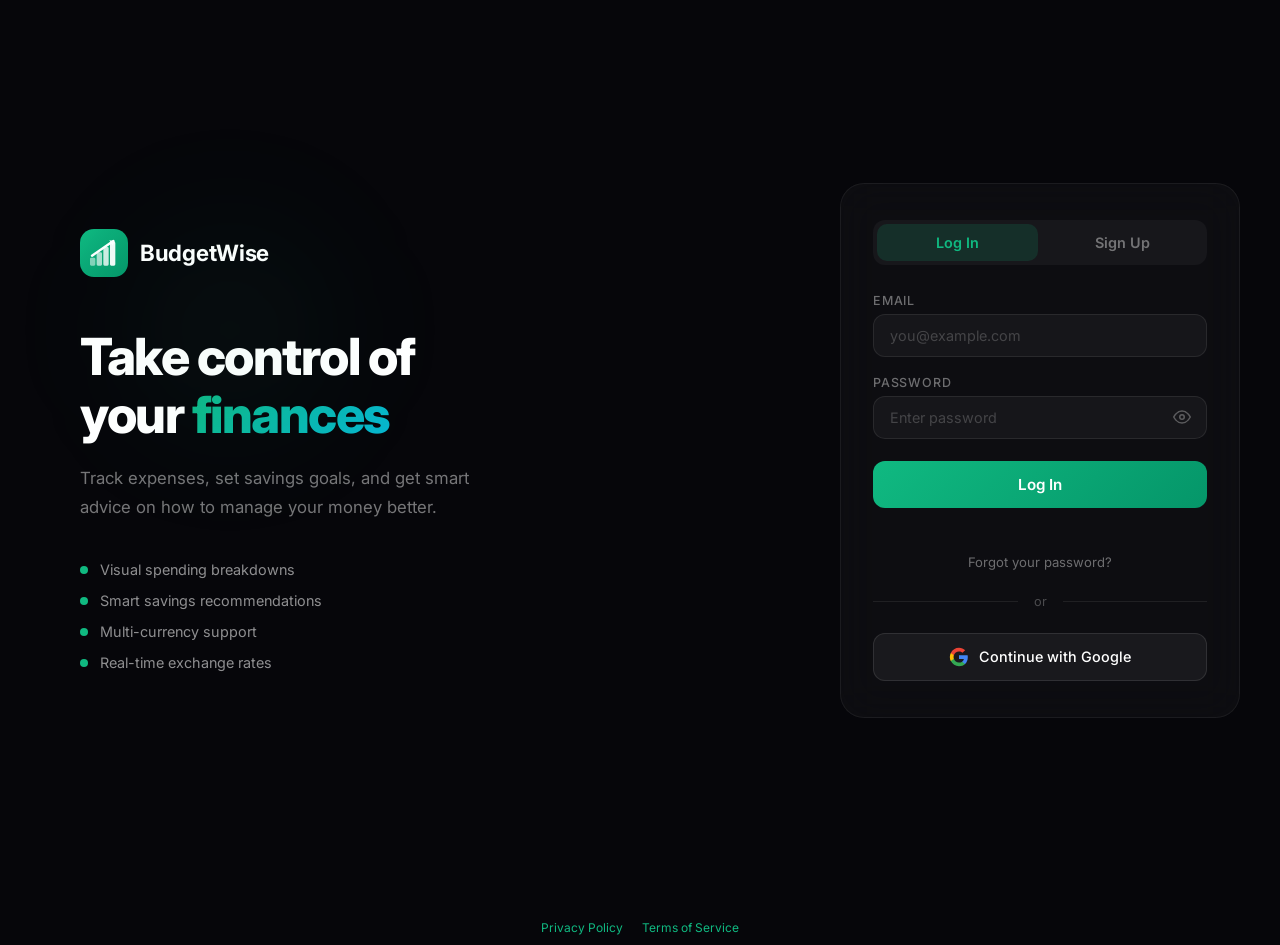
<file: index.html>
<!DOCTYPE html>
<html lang="en">
<head>
    <!-- Google Analytics -->
    <script async src="https://www.googletagmanager.com/gtag/js?id=G-L15G7N2VCX"></script>
    <script>window.dataLayer=window.dataLayer||[];function gtag(){dataLayer.push(arguments);}gtag('js',new Date());gtag('config','G-L15G7N2VCX');</script>
    <meta charset="UTF-8">
    <meta name="viewport" content="width=device-width, initial-scale=1.0, viewport-fit=cover">
    <title>BudgetWise - Smart Budget Tracker | Free Expense & Savings App</title>
    <meta name="description" content="Track expenses, set savings goals, and get AI-powered financial advice. Free budgeting app for personal, business, and family use. Works on any device.">
    <meta name="keywords" content="budget app, expense tracker, savings goals, personal finance, budgeting, money manager, South Africa, ZAR, family budget, business expenses">
    <meta name="author" content="BudgetWise">
    <link rel="manifest" href="manifest.json">
    <meta name="theme-color" content="#10b981">
    <link rel="icon" type="image/png" sizes="192x192" href="icons/icon-192.png">
    <link rel="icon" type="image/png" sizes="512x512" href="icons/icon-512.png">
    <link rel="apple-touch-icon" href="icons/icon-192.png">

    <!-- Open Graph / Social Sharing -->
    <meta property="og:type" content="website">
    <meta property="og:title" content="BudgetWise - Smart Budget Tracker">
    <meta property="og:description" content="Track expenses, set savings goals, and get AI-powered financial advice. Free for everyone.">
    <meta property="og:image" content="icons/icon-512.png">
    <meta property="og:url" content="https://budgetwise.app">

    <!-- Twitter Card -->
    <meta name="twitter:card" content="summary_large_image">
    <meta name="twitter:title" content="BudgetWise - Smart Budget Tracker">
    <meta name="twitter:description" content="Track expenses, set savings goals, and get AI-powered financial advice. Free for everyone.">
    <meta name="twitter:image" content="icons/icon-512.png">

    <link rel="preconnect" href="https://fonts.googleapis.com">
    <link href="https://fonts.googleapis.com/css2?family=Inter:wght@300;400;500;600;700;800&display=swap" rel="stylesheet">
    <link rel="stylesheet" href="css/auth.css">
</head>
<body>
    <canvas id="bgCanvas"></canvas>

    <div class="auth-container">
        <div class="auth-left">
            <div class="brand">
                <div class="brand-icon">
                    <svg viewBox="0 0 24 24" width="32" height="32" fill="none" stroke="white" stroke-linecap="round" stroke-linejoin="round">
                        <rect x="2" y="16" width="3" height="5" rx="0.5" fill="white" opacity="0.5"/>
                        <rect x="7" y="12" width="3" height="9" rx="0.5" fill="white" opacity="0.65"/>
                        <rect x="12" y="8" width="3" height="13" rx="0.5" fill="white" opacity="0.8"/>
                        <rect x="17" y="4" width="3" height="17" rx="0.5" fill="white" opacity="0.95"/>
                        <path d="M3 14L19 3" stroke="white" stroke-width="1.8"/>
                        <path d="M16 2.5L20 3L18.5 6.5" fill="white" stroke="none"/>
                    </svg>
                </div>
                <h1>BudgetWise</h1>
            </div>
            <h2>Take control of<br>your <span class="gradient-text">finances</span></h2>
            <p class="hero-sub">Track expenses, set savings goals, and get smart advice on how to manage your money better.</p>
            <div class="features-list">
                <div class="feature-item">
                    <div class="feature-dot"></div>
                    <span>Visual spending breakdowns</span>
                </div>
                <div class="feature-item">
                    <div class="feature-dot"></div>
                    <span>Smart savings recommendations</span>
                </div>
                <div class="feature-item">
                    <div class="feature-dot"></div>
                    <span>Multi-currency support</span>
                </div>
                <div class="feature-item">
                    <div class="feature-dot"></div>
                    <span>Real-time exchange rates</span>
                </div>
            </div>
        </div>

        <div class="auth-right">
            <div class="auth-card">
                <div class="auth-tabs">
                    <button class="tab-btn active" data-tab="login">Log In</button>
                    <button class="tab-btn" data-tab="signup">Sign Up</button>
                </div>

                <!-- Login Form -->
                <form id="loginForm" class="auth-form">
                    <div class="field">
                        <label>Email</label>
                        <input type="email" id="loginEmail" required placeholder="you@example.com">
                    </div>
                    <div class="field">
                        <label>Password</label>
                        <div class="password-wrap">
                            <input type="password" id="loginPassword" required placeholder="Enter password">
                            <button type="button" class="toggle-pw" data-target="loginPassword">
                                <svg class="eye-open" viewBox="0 0 24 24" width="18" height="18" fill="none" stroke="currentColor" stroke-width="2"><path d="M1 12s4-8 11-8 11 8 11 8-4 8-11 8-11-8-11-8z"/><circle cx="12" cy="12" r="3"/></svg>
                                <svg class="eye-closed" viewBox="0 0 24 24" width="18" height="18" fill="none" stroke="currentColor" stroke-width="2"><path d="M17.94 17.94A10.07 10.07 0 0112 20c-7 0-11-8-11-8a18.45 18.45 0 015.06-5.94M9.9 4.24A9.12 9.12 0 0112 4c7 0 11 8 11 8a18.5 18.5 0 01-2.16 3.19m-6.72-1.07a3 3 0 11-4.24-4.24"/><line x1="1" y1="1" x2="23" y2="23"/></svg>
                            </button>
                        </div>
                    </div>
                    <button type="submit" class="btn-primary">Log In</button>
                    <p class="auth-error" id="loginError"></p>
                    <p class="forgot-link"><a href="#" id="forgotPasswordLink">Forgot your password?</a></p>
                </form>

                <!-- Forgot Password Form -->
                <form id="forgotForm" class="auth-form hidden">
                    <p class="forgot-desc">Enter your email and we'll send you a link to reset your password.</p>
                    <div class="field">
                        <label>Email</label>
                        <input type="email" id="forgotEmail" required placeholder="you@example.com">
                    </div>
                    <button type="submit" class="btn-primary">Send Reset Link</button>
                    <p class="auth-error" id="forgotError"></p>
                    <p class="forgot-link"><a href="#" id="backToLogin">Back to Log In</a></p>
                </form>

                <!-- Signup Form -->
                <form id="signupForm" class="auth-form hidden">
                    <div class="field">
                        <label>Account Type</label>
                        <div class="account-type-toggle" id="accountTypeToggle">
                            <button type="button" class="type-btn active" data-type="personal">
                                Personal
                            </button>
                            <button type="button" class="type-btn" data-type="business">
                                Business <span class="pro-tag">PRO</span>
                            </button>
                            <button type="button" class="type-btn" data-type="family">
                                Family <span class="pro-tag">PRO</span>
                            </button>
                        </div>
                        <p class="type-desc" id="typeDesc">Track your personal spending, savings, and goals.</p>
                    </div>
                    <div class="field">
                        <label>Full Name</label>
                        <input type="text" id="signupName" required placeholder="Your name">
                    </div>
                    <div class="field hidden" id="companyField">
                        <label>Company Name</label>
                        <input type="text" id="signupCompany" placeholder="Your company name">
                    </div>
                    <div class="field hidden" id="familyNameField">
                        <label>Family Name</label>
                        <input type="text" id="signupFamilyName" placeholder="e.g. The Smiths">
                    </div>
                    <div class="field">
                        <label>Email</label>
                        <input type="email" id="signupEmail" required placeholder="you@example.com">
                    </div>
                    <div class="field">
                        <label>Password</label>
                        <div class="password-wrap">
                            <input type="password" id="signupPassword" required placeholder="Min 6 characters" minlength="6">
                            <button type="button" class="toggle-pw" data-target="signupPassword">
                                <svg class="eye-open" viewBox="0 0 24 24" width="18" height="18" fill="none" stroke="currentColor" stroke-width="2"><path d="M1 12s4-8 11-8 11 8 11 8-4 8-11 8-11-8-11-8z"/><circle cx="12" cy="12" r="3"/></svg>
                                <svg class="eye-closed" viewBox="0 0 24 24" width="18" height="18" fill="none" stroke="currentColor" stroke-width="2"><path d="M17.94 17.94A10.07 10.07 0 0112 20c-7 0-11-8-11-8a18.45 18.45 0 015.06-5.94M9.9 4.24A9.12 9.12 0 0112 4c7 0 11 8 11 8a18.5 18.5 0 01-2.16 3.19m-6.72-1.07a3 3 0 11-4.24-4.24"/><line x1="1" y1="1" x2="23" y2="23"/></svg>
                            </button>
                        </div>
                    </div>
                    <button type="submit" class="btn-primary">Create Account</button>
                    <p class="auth-error" id="signupError"></p>
                </form>

                <div class="divider">
                    <span>or</span>
                </div>

                <button class="btn-google" id="googleBtn">
                    <svg viewBox="0 0 24 24" width="20" height="20">
                        <path fill="#4285F4" d="M22.56 12.25c0-.78-.07-1.53-.2-2.25H12v4.26h5.92a5.06 5.06 0 01-2.2 3.32v2.77h3.57c2.08-1.92 3.28-4.74 3.28-8.1z"/>
                        <path fill="#34A853" d="M12 23c2.97 0 5.46-.98 7.28-2.66l-3.57-2.77c-.98.66-2.23 1.06-3.71 1.06-2.86 0-5.29-1.93-6.16-4.53H2.18v2.84C3.99 20.53 7.7 23 12 23z"/>
                        <path fill="#FBBC05" d="M5.84 14.09c-.22-.66-.35-1.36-.35-2.09s.13-1.43.35-2.09V7.07H2.18C1.43 8.55 1 10.22 1 12s.43 3.45 1.18 4.93l2.85-2.22.81-.62z"/>
                        <path fill="#EA4335" d="M12 5.38c1.62 0 3.06.56 4.21 1.64l3.15-3.15C17.45 2.09 14.97 1 12 1 7.7 1 3.99 3.47 2.18 7.07l3.66 2.84c.87-2.6 3.3-4.53 6.16-4.53z"/>
                    </svg>
                    <span>Continue with Google</span>
                </button>
            </div>
        </div>
    </div>

    <footer style="text-align:center; padding:20px 0 10px; font-size:12px; color:#6b7280;">
        <a href="privacy.html" style="color:#10b981; text-decoration:none; margin:0 8px;">Privacy Policy</a>
        <a href="terms.html" style="color:#10b981; text-decoration:none; margin:0 8px;">Terms of Service</a>
    </footer>

    <script type="module" src="js/auth.js"></script>
    <script>
        if ('serviceWorker' in navigator) {
            navigator.serviceWorker.register('/sw.js');
        }
    </script>
</body>
</html>
</file>
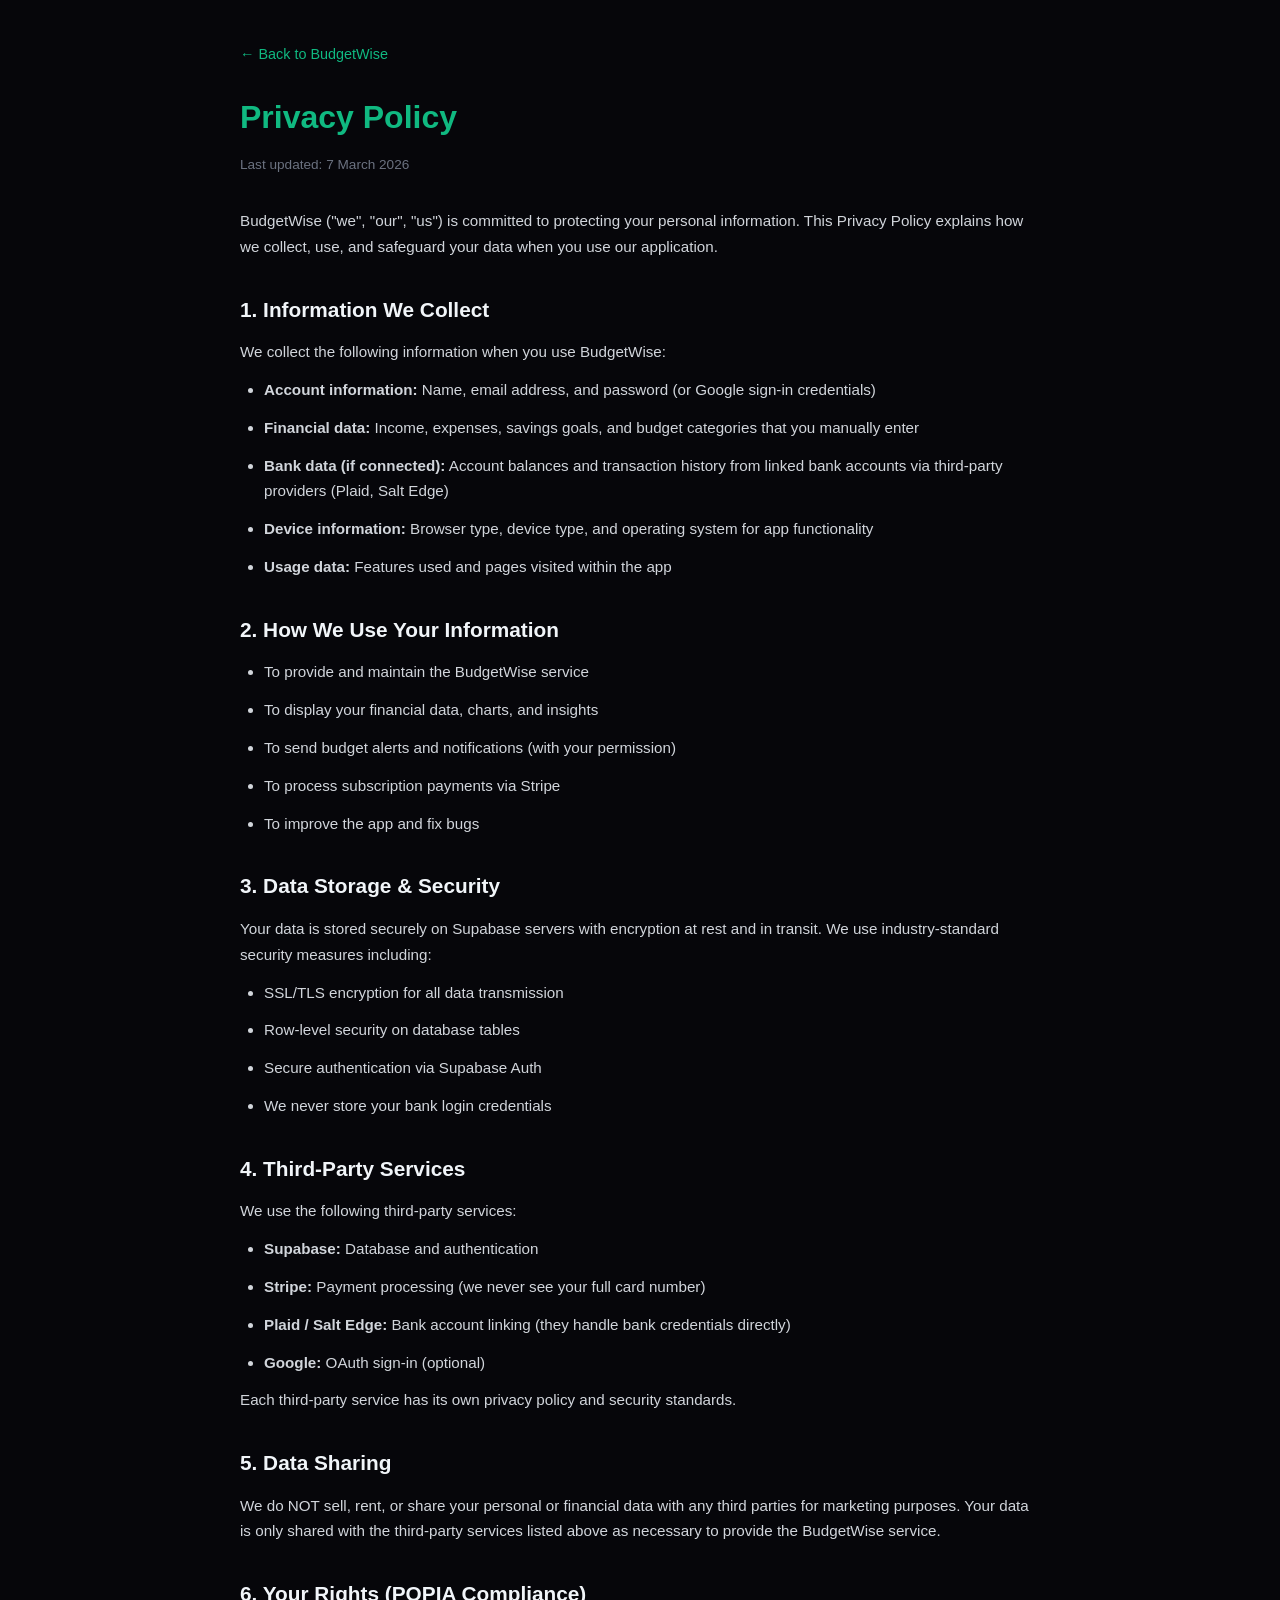
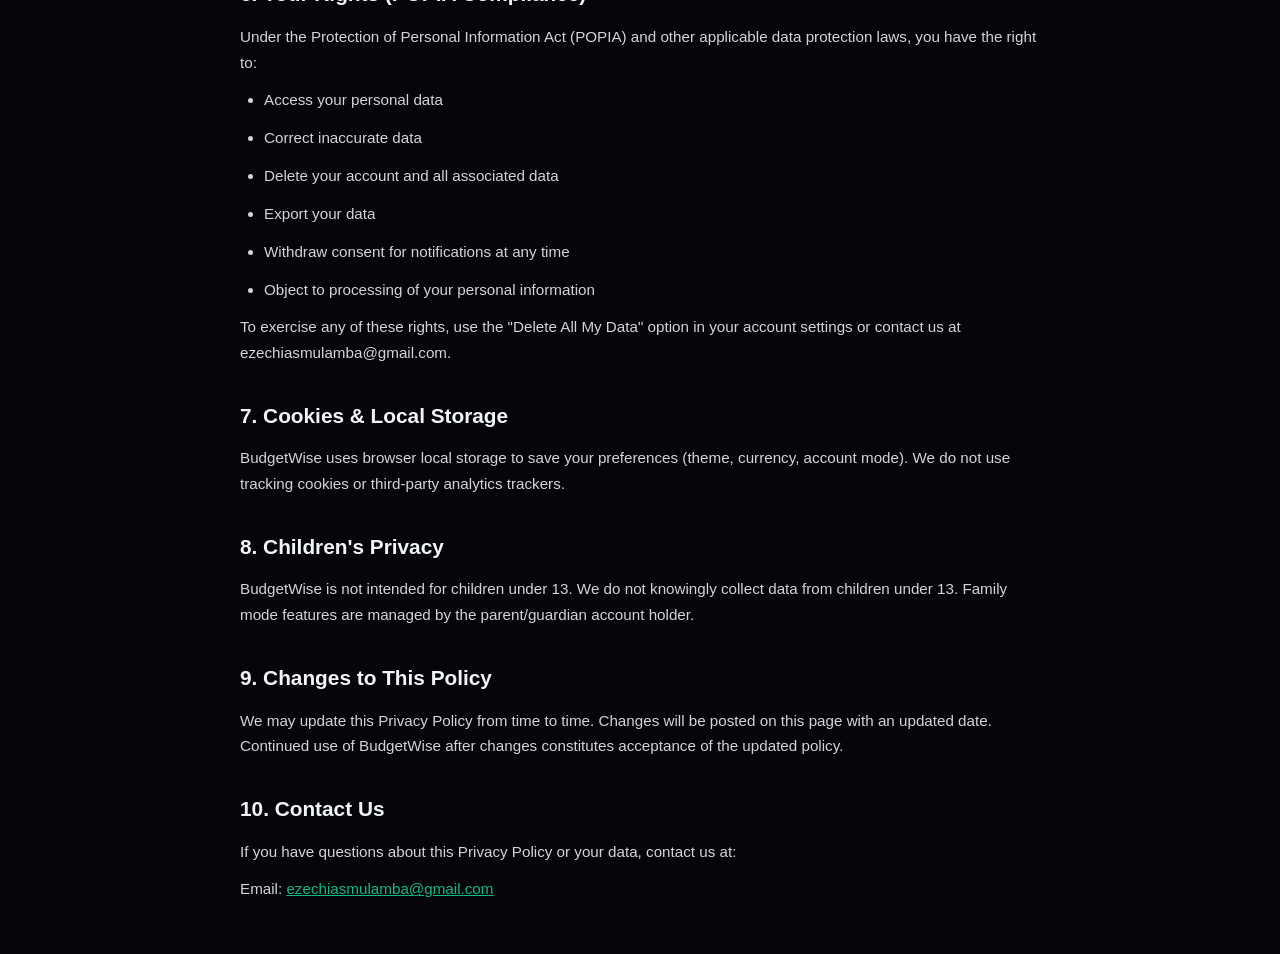
<file: privacy.html>
<!DOCTYPE html>
<html lang="en">
<head>
    <!-- Google Analytics -->
    <script async src="https://www.googletagmanager.com/gtag/js?id=G-L15G7N2VCX"></script>
    <script>window.dataLayer=window.dataLayer||[];function gtag(){dataLayer.push(arguments);}gtag('js',new Date());gtag('config','G-L15G7N2VCX');</script>
    <meta charset="UTF-8">
    <meta name="viewport" content="width=device-width, initial-scale=1.0">
    <title>BudgetWise - Privacy Policy</title>
    <style>
        * { margin: 0; padding: 0; box-sizing: border-box; }
        body { font-family: 'Inter', -apple-system, sans-serif; background: #06060a; color: #d1d5db; line-height: 1.7; padding: 40px 20px; }
        .container { max-width: 800px; margin: 0 auto; }
        h1 { color: #10b981; font-size: 2rem; margin-bottom: 8px; }
        h2 { color: #f1f5f9; font-size: 1.3rem; margin: 32px 0 12px; }
        p, li { margin-bottom: 12px; font-size: 0.95rem; }
        ul { padding-left: 24px; }
        .date { color: #6b7280; font-size: 0.85rem; margin-bottom: 32px; }
        a { color: #10b981; }
        .back { display: inline-block; margin-bottom: 24px; color: #10b981; text-decoration: none; font-size: 0.9rem; }
    </style>
</head>
<body>
    <div class="container">
        <a href="index.html" class="back">&larr; Back to BudgetWise</a>
        <h1>Privacy Policy</h1>
        <p class="date">Last updated: 7 March 2026</p>

        <p>BudgetWise ("we", "our", "us") is committed to protecting your personal information. This Privacy Policy explains how we collect, use, and safeguard your data when you use our application.</p>

        <h2>1. Information We Collect</h2>
        <p>We collect the following information when you use BudgetWise:</p>
        <ul>
            <li><strong>Account information:</strong> Name, email address, and password (or Google sign-in credentials)</li>
            <li><strong>Financial data:</strong> Income, expenses, savings goals, and budget categories that you manually enter</li>
            <li><strong>Bank data (if connected):</strong> Account balances and transaction history from linked bank accounts via third-party providers (Plaid, Salt Edge)</li>
            <li><strong>Device information:</strong> Browser type, device type, and operating system for app functionality</li>
            <li><strong>Usage data:</strong> Features used and pages visited within the app</li>
        </ul>

        <h2>2. How We Use Your Information</h2>
        <ul>
            <li>To provide and maintain the BudgetWise service</li>
            <li>To display your financial data, charts, and insights</li>
            <li>To send budget alerts and notifications (with your permission)</li>
            <li>To process subscription payments via Stripe</li>
            <li>To improve the app and fix bugs</li>
        </ul>

        <h2>3. Data Storage & Security</h2>
        <p>Your data is stored securely on Supabase servers with encryption at rest and in transit. We use industry-standard security measures including:</p>
        <ul>
            <li>SSL/TLS encryption for all data transmission</li>
            <li>Row-level security on database tables</li>
            <li>Secure authentication via Supabase Auth</li>
            <li>We never store your bank login credentials</li>
        </ul>

        <h2>4. Third-Party Services</h2>
        <p>We use the following third-party services:</p>
        <ul>
            <li><strong>Supabase:</strong> Database and authentication</li>
            <li><strong>Stripe:</strong> Payment processing (we never see your full card number)</li>
            <li><strong>Plaid / Salt Edge:</strong> Bank account linking (they handle bank credentials directly)</li>
            <li><strong>Google:</strong> OAuth sign-in (optional)</li>
        </ul>
        <p>Each third-party service has its own privacy policy and security standards.</p>

        <h2>5. Data Sharing</h2>
        <p>We do NOT sell, rent, or share your personal or financial data with any third parties for marketing purposes. Your data is only shared with the third-party services listed above as necessary to provide the BudgetWise service.</p>

        <h2>6. Your Rights (POPIA Compliance)</h2>
        <p>Under the Protection of Personal Information Act (POPIA) and other applicable data protection laws, you have the right to:</p>
        <ul>
            <li>Access your personal data</li>
            <li>Correct inaccurate data</li>
            <li>Delete your account and all associated data</li>
            <li>Export your data</li>
            <li>Withdraw consent for notifications at any time</li>
            <li>Object to processing of your personal information</li>
        </ul>
        <p>To exercise any of these rights, use the "Delete All My Data" option in your account settings or contact us at ezechiasmulamba@gmail.com.</p>

        <h2>7. Cookies & Local Storage</h2>
        <p>BudgetWise uses browser local storage to save your preferences (theme, currency, account mode). We do not use tracking cookies or third-party analytics trackers.</p>

        <h2>8. Children's Privacy</h2>
        <p>BudgetWise is not intended for children under 13. We do not knowingly collect data from children under 13. Family mode features are managed by the parent/guardian account holder.</p>

        <h2>9. Changes to This Policy</h2>
        <p>We may update this Privacy Policy from time to time. Changes will be posted on this page with an updated date. Continued use of BudgetWise after changes constitutes acceptance of the updated policy.</p>

        <h2>10. Contact Us</h2>
        <p>If you have questions about this Privacy Policy or your data, contact us at:</p>
        <p>Email: <a href="mailto:ezechiasmulamba@gmail.com">ezechiasmulamba@gmail.com</a></p>
    </div>
</body>
</html>
</file>
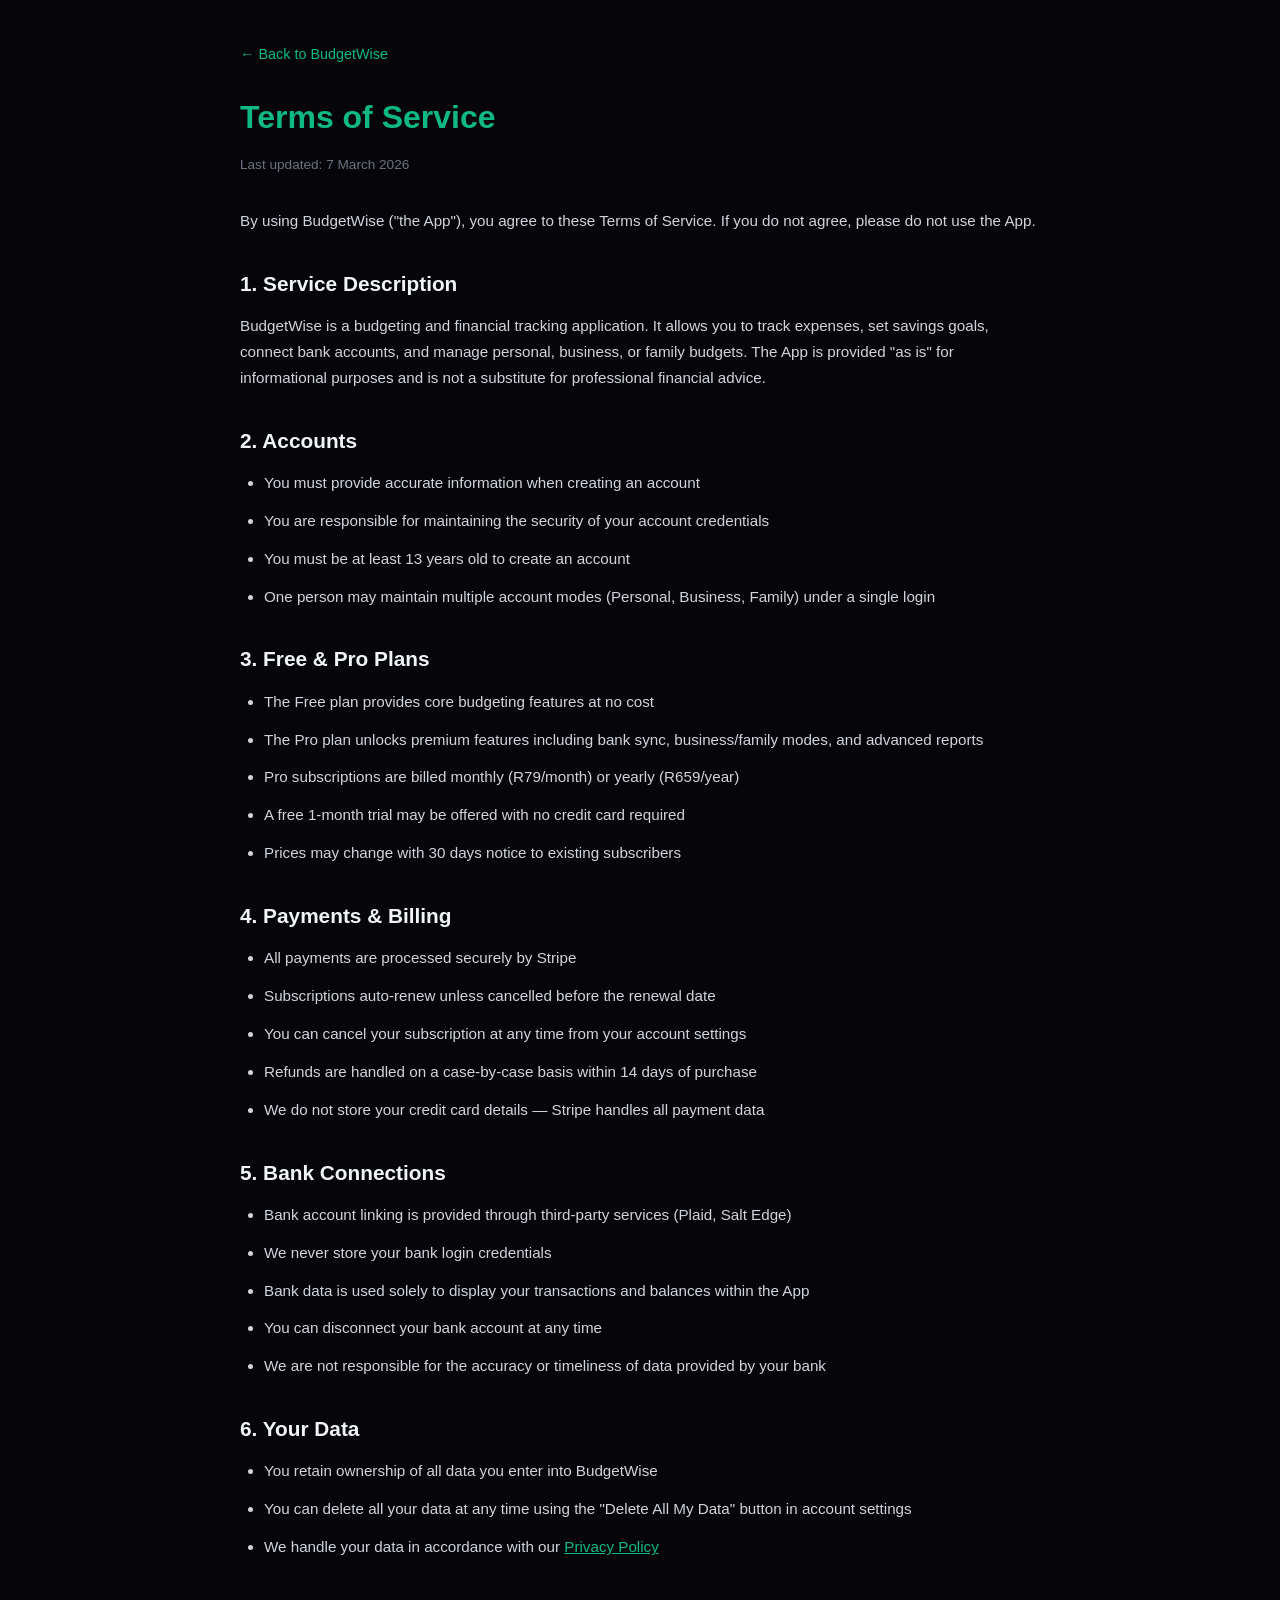
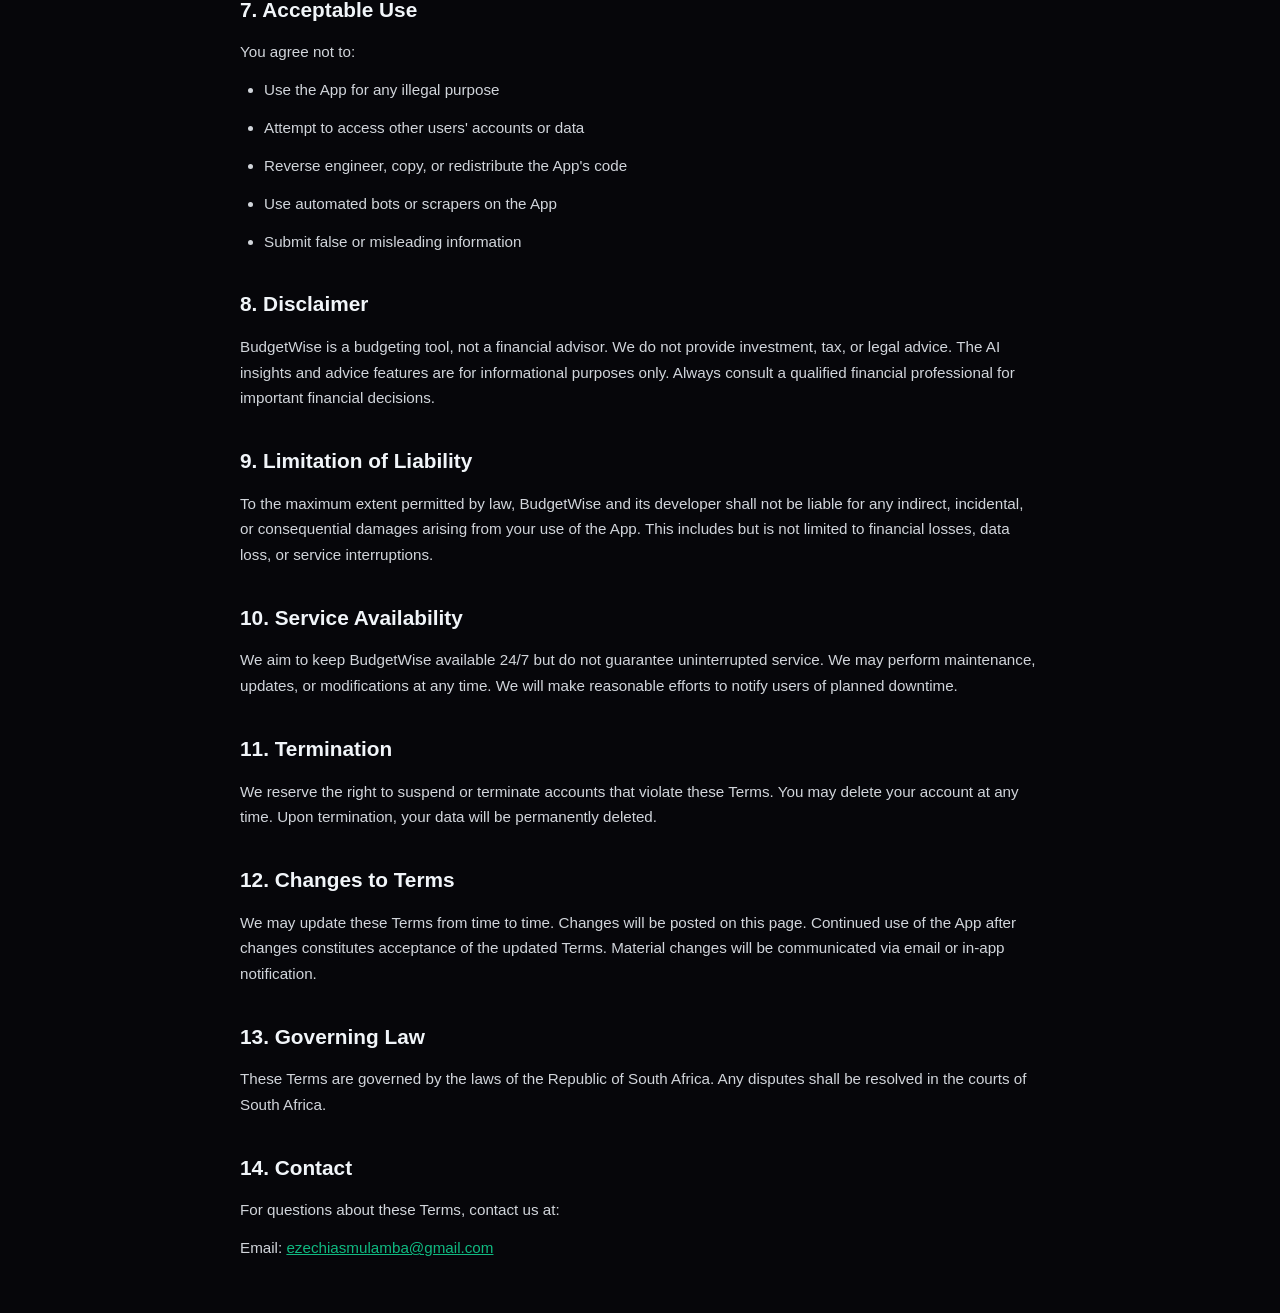
<file: terms.html>
<!DOCTYPE html>
<html lang="en">
<head>
    <!-- Google Analytics -->
    <script async src="https://www.googletagmanager.com/gtag/js?id=G-L15G7N2VCX"></script>
    <script>window.dataLayer=window.dataLayer||[];function gtag(){dataLayer.push(arguments);}gtag('js',new Date());gtag('config','G-L15G7N2VCX');</script>
    <meta charset="UTF-8">
    <meta name="viewport" content="width=device-width, initial-scale=1.0">
    <title>BudgetWise - Terms of Service</title>
    <style>
        * { margin: 0; padding: 0; box-sizing: border-box; }
        body { font-family: 'Inter', -apple-system, sans-serif; background: #06060a; color: #d1d5db; line-height: 1.7; padding: 40px 20px; }
        .container { max-width: 800px; margin: 0 auto; }
        h1 { color: #10b981; font-size: 2rem; margin-bottom: 8px; }
        h2 { color: #f1f5f9; font-size: 1.3rem; margin: 32px 0 12px; }
        p, li { margin-bottom: 12px; font-size: 0.95rem; }
        ul { padding-left: 24px; }
        .date { color: #6b7280; font-size: 0.85rem; margin-bottom: 32px; }
        a { color: #10b981; }
        .back { display: inline-block; margin-bottom: 24px; color: #10b981; text-decoration: none; font-size: 0.9rem; }
    </style>
</head>
<body>
    <div class="container">
        <a href="index.html" class="back">&larr; Back to BudgetWise</a>
        <h1>Terms of Service</h1>
        <p class="date">Last updated: 7 March 2026</p>

        <p>By using BudgetWise ("the App"), you agree to these Terms of Service. If you do not agree, please do not use the App.</p>

        <h2>1. Service Description</h2>
        <p>BudgetWise is a budgeting and financial tracking application. It allows you to track expenses, set savings goals, connect bank accounts, and manage personal, business, or family budgets. The App is provided "as is" for informational purposes and is not a substitute for professional financial advice.</p>

        <h2>2. Accounts</h2>
        <ul>
            <li>You must provide accurate information when creating an account</li>
            <li>You are responsible for maintaining the security of your account credentials</li>
            <li>You must be at least 13 years old to create an account</li>
            <li>One person may maintain multiple account modes (Personal, Business, Family) under a single login</li>
        </ul>

        <h2>3. Free & Pro Plans</h2>
        <ul>
            <li>The Free plan provides core budgeting features at no cost</li>
            <li>The Pro plan unlocks premium features including bank sync, business/family modes, and advanced reports</li>
            <li>Pro subscriptions are billed monthly (R79/month) or yearly (R659/year)</li>
            <li>A free 1-month trial may be offered with no credit card required</li>
            <li>Prices may change with 30 days notice to existing subscribers</li>
        </ul>

        <h2>4. Payments & Billing</h2>
        <ul>
            <li>All payments are processed securely by Stripe</li>
            <li>Subscriptions auto-renew unless cancelled before the renewal date</li>
            <li>You can cancel your subscription at any time from your account settings</li>
            <li>Refunds are handled on a case-by-case basis within 14 days of purchase</li>
            <li>We do not store your credit card details — Stripe handles all payment data</li>
        </ul>

        <h2>5. Bank Connections</h2>
        <ul>
            <li>Bank account linking is provided through third-party services (Plaid, Salt Edge)</li>
            <li>We never store your bank login credentials</li>
            <li>Bank data is used solely to display your transactions and balances within the App</li>
            <li>You can disconnect your bank account at any time</li>
            <li>We are not responsible for the accuracy or timeliness of data provided by your bank</li>
        </ul>

        <h2>6. Your Data</h2>
        <ul>
            <li>You retain ownership of all data you enter into BudgetWise</li>
            <li>You can delete all your data at any time using the "Delete All My Data" button in account settings</li>
            <li>We handle your data in accordance with our <a href="privacy.html">Privacy Policy</a></li>
        </ul>

        <h2>7. Acceptable Use</h2>
        <p>You agree not to:</p>
        <ul>
            <li>Use the App for any illegal purpose</li>
            <li>Attempt to access other users' accounts or data</li>
            <li>Reverse engineer, copy, or redistribute the App's code</li>
            <li>Use automated bots or scrapers on the App</li>
            <li>Submit false or misleading information</li>
        </ul>

        <h2>8. Disclaimer</h2>
        <p>BudgetWise is a budgeting tool, not a financial advisor. We do not provide investment, tax, or legal advice. The AI insights and advice features are for informational purposes only. Always consult a qualified financial professional for important financial decisions.</p>

        <h2>9. Limitation of Liability</h2>
        <p>To the maximum extent permitted by law, BudgetWise and its developer shall not be liable for any indirect, incidental, or consequential damages arising from your use of the App. This includes but is not limited to financial losses, data loss, or service interruptions.</p>

        <h2>10. Service Availability</h2>
        <p>We aim to keep BudgetWise available 24/7 but do not guarantee uninterrupted service. We may perform maintenance, updates, or modifications at any time. We will make reasonable efforts to notify users of planned downtime.</p>

        <h2>11. Termination</h2>
        <p>We reserve the right to suspend or terminate accounts that violate these Terms. You may delete your account at any time. Upon termination, your data will be permanently deleted.</p>

        <h2>12. Changes to Terms</h2>
        <p>We may update these Terms from time to time. Changes will be posted on this page. Continued use of the App after changes constitutes acceptance of the updated Terms. Material changes will be communicated via email or in-app notification.</p>

        <h2>13. Governing Law</h2>
        <p>These Terms are governed by the laws of the Republic of South Africa. Any disputes shall be resolved in the courts of South Africa.</p>

        <h2>14. Contact</h2>
        <p>For questions about these Terms, contact us at:</p>
        <p>Email: <a href="mailto:ezechiasmulamba@gmail.com">ezechiasmulamba@gmail.com</a></p>
    </div>
</body>
</html>
</file>
<file: css/auth.css>
* {
    margin: 0;
    padding: 0;
    box-sizing: border-box;
    -webkit-tap-highlight-color: transparent;
}

body {
    font-family: 'Inter', sans-serif;
    background: #06060a;
    color: #fff;
    min-height: 100vh;
    min-height: 100dvh;
    overflow-x: hidden;
    -webkit-text-size-adjust: 100%;
    --accent: #10b981;
    --accent-dark: #059669;
    --accent-alt: #06b6d4;
    --accent-shadow: rgba(16, 185, 129, 0.3);
    --accent-glow: rgba(16, 185, 129, 0.15);
}

#bgCanvas {
    position: fixed;
    inset: 0;
    z-index: 0;
    pointer-events: none;
}

.auth-container {
    display: flex;
    min-height: 100vh;
    min-height: 100dvh;
    position: relative;
    z-index: 1;
}

.auth-left {
    flex: 1;
    display: flex;
    flex-direction: column;
    justify-content: center;
    padding: 60px 60px 60px 80px;
    position: relative;
}

.auth-left::after {
    content: '';
    position: absolute;
    top: 20%;
    left: 10%;
    width: 300px;
    height: 300px;
    background: radial-gradient(circle, rgba(16,185,129,0.08), transparent 70%);
    filter: blur(60px);
    pointer-events: none;
}

.brand {
    display: flex;
    align-items: center;
    gap: 12px;
    margin-bottom: 50px;
}

.brand-icon {
    width: 48px;
    height: 48px;
    border-radius: 14px;
    background: linear-gradient(135deg, var(--accent), var(--accent-dark));
    display: flex;
    align-items: center;
    justify-content: center;
}

.brand h1 {
    font-size: 1.4rem;
    font-weight: 700;
    letter-spacing: -0.3px;
}

.auth-left h2 {
    font-size: 3.2rem;
    font-weight: 800;
    line-height: 1.15;
    letter-spacing: -1.5px;
    margin-bottom: 20px;
}

.gradient-text {
    background: linear-gradient(135deg, var(--accent), var(--accent-alt));
    -webkit-background-clip: text;
    -webkit-text-fill-color: transparent;
    background-clip: text;
}

.hero-sub {
    color: rgba(255,255,255,0.45);
    font-size: 1.05rem;
    line-height: 1.7;
    max-width: 440px;
    margin-bottom: 40px;
}

.features-list {
    display: flex;
    flex-direction: column;
    gap: 14px;
}

.feature-item {
    display: flex;
    align-items: center;
    gap: 12px;
    color: rgba(255,255,255,0.55);
    font-size: 0.9rem;
}

.feature-dot {
    width: 8px;
    height: 8px;
    border-radius: 50%;
    background: var(--accent);
    flex-shrink: 0;
}

/* Right side - auth card */
.auth-right {
    width: 480px;
    display: flex;
    align-items: center;
    justify-content: center;
    padding: 40px;
}

.auth-card {
    width: 100%;
    max-width: 400px;
    background: rgba(255,255,255,0.03);
    backdrop-filter: blur(20px);
    border: 1px solid rgba(255,255,255,0.06);
    border-radius: 24px;
    padding: 36px 32px;
}

.auth-tabs {
    display: flex;
    gap: 4px;
    background: rgba(255,255,255,0.04);
    border-radius: 12px;
    padding: 4px;
    margin-bottom: 28px;
}

.tab-btn {
    flex: 1;
    padding: 10px;
    border: none;
    background: transparent;
    color: rgba(255,255,255,0.4);
    font-family: 'Inter', sans-serif;
    font-size: 0.9rem;
    font-weight: 600;
    border-radius: 10px;
    cursor: pointer;
    transition: all 0.3s;
}

.tab-btn.active {
    background: var(--accent-glow);
    color: var(--accent);
}

.auth-form.hidden {
    display: none;
}

.field.hidden {
    display: none;
}

.field {
    margin-bottom: 18px;
}

.field label {
    display: block;
    font-size: 0.78rem;
    color: rgba(255,255,255,0.4);
    margin-bottom: 6px;
    font-weight: 500;
    text-transform: uppercase;
    letter-spacing: 0.8px;
}

.field input {
    width: 100%;
    padding: 12px 16px;
    border-radius: 12px;
    border: 1px solid rgba(255,255,255,0.08);
    background: rgba(255,255,255,0.04);
    color: #fff;
    font-family: 'Inter', sans-serif;
    font-size: 0.9rem;
    outline: none;
    transition: all 0.3s;
}

.field input::placeholder {
    color: rgba(255,255,255,0.2);
}

.field input:focus {
    border-color: var(--accent);
    background: rgba(255,255,255,0.04);
    box-shadow: 0 0 0 4px var(--accent-glow);
}

.btn-primary {
    width: 100%;
    padding: 14px;
    background: linear-gradient(135deg, var(--accent), var(--accent-dark));
    border: none;
    border-radius: 12px;
    color: #fff;
    font-family: 'Inter', sans-serif;
    font-size: 0.95rem;
    font-weight: 600;
    cursor: pointer;
    transition: all 0.3s;
    margin-top: 4px;
}

.btn-primary:hover:not(:disabled) {
    transform: translateY(-2px);
    box-shadow: 0 8px 30px var(--accent-shadow);
}

.btn-primary:disabled {
    opacity: 0.55;
    cursor: not-allowed;
    transform: none;
    box-shadow: none;
}

.auth-error {
    color: #ef4444;
    font-size: 0.82rem;
    margin-top: 12px;
    min-height: 20px;
}

/* Password visibility toggle */
.password-wrap {
    position: relative;
}

.password-wrap input {
    padding-right: 44px;
}

.toggle-pw {
    position: absolute;
    right: 12px;
    top: 50%;
    transform: translateY(-50%);
    background: none;
    border: none;
    color: rgba(255,255,255,0.3);
    cursor: pointer;
    padding: 4px;
    display: flex;
    align-items: center;
    transition: color 0.2s;
}

.toggle-pw:hover {
    color: rgba(255,255,255,0.6);
}

.toggle-pw .eye-closed {
    display: none;
}

.toggle-pw.showing .eye-open {
    display: none;
}

.toggle-pw.showing .eye-closed {
    display: block;
}

/* Forgot password */
.forgot-link {
    text-align: center;
    margin-top: 14px;
    font-size: 0.82rem;
}

.forgot-link a {
    color: rgba(255,255,255,0.4);
    text-decoration: none;
    transition: color 0.2s;
}

.forgot-link a:hover {
    color: var(--accent);
}

.forgot-desc {
    color: rgba(255,255,255,0.45);
    font-size: 0.88rem;
    line-height: 1.6;
    margin-bottom: 20px;
}

.divider {
    display: flex;
    align-items: center;
    gap: 16px;
    margin: 24px 0;
}

.divider::before,
.divider::after {
    content: '';
    flex: 1;
    height: 1px;
    background: rgba(255,255,255,0.08);
}

.divider span {
    color: rgba(255,255,255,0.25);
    font-size: 0.8rem;
}

.btn-google {
    width: 100%;
    padding: 13px;
    background: rgba(255,255,255,0.05);
    border: 1px solid rgba(255,255,255,0.1);
    border-radius: 12px;
    color: #fff;
    font-family: 'Inter', sans-serif;
    font-size: 0.9rem;
    font-weight: 500;
    cursor: pointer;
    display: flex;
    align-items: center;
    justify-content: center;
    gap: 10px;
    transition: all 0.3s;
}

.btn-google:hover {
    background: rgba(255,255,255,0.08);
    border-color: rgba(255,255,255,0.2);
}

@media (max-width: 900px) {
    .auth-container {
        flex-direction: column;
    }

    .auth-left {
        padding: 40px 24px 20px;
        text-align: center;
        align-items: center;
    }

    .auth-left h2 {
        font-size: 2.2rem;
    }

    .hero-sub {
        font-size: 0.9rem;
        margin-bottom: 20px;
    }

    .features-list {
        display: none;
    }

    .auth-right {
        width: 100%;
        padding: 0 24px 40px;
    }

    .auth-card {
        max-width: 100%;
    }
}

@media (max-width: 480px) {
    .auth-left {
        padding: 30px 16px 16px;
    }

    .brand {
        margin-bottom: 24px;
    }

    .auth-left h2 {
        font-size: 1.8rem;
    }

    .hero-sub {
        font-size: 0.82rem;
        margin-bottom: 12px;
    }

    .auth-right {
        padding: 0 16px 30px;
    }

    .auth-card {
        padding: 28px 20px;
        border-radius: 20px;
    }

    .field input {
        padding: 11px 14px;
        font-size: 16px; /* prevents iOS zoom on focus */
    }

    .btn-primary {
        padding: 13px;
        font-size: 0.9rem;
    }

    .btn-google {
        padding: 12px;
        font-size: 0.85rem;
    }
}

@media (max-width: 390px) {
    .auth-left {
        padding: 24px 14px 12px;
    }

    .brand {
        margin-bottom: 18px;
    }

    .brand-icon {
        width: 40px;
        height: 40px;
        border-radius: 12px;
    }

    .brand h1 {
        font-size: 1.2rem;
    }

    .auth-left h2 {
        font-size: 1.5rem;
        letter-spacing: -1px;
    }

    .hero-sub {
        font-size: 0.78rem;
        margin-bottom: 8px;
    }

    .auth-right {
        padding: 0 12px 24px;
    }

    .auth-card {
        padding: 24px 16px;
        border-radius: 18px;
    }

    .auth-tabs {
        margin-bottom: 22px;
    }

    .tab-btn {
        padding: 9px;
        font-size: 0.82rem;
    }

    .field {
        margin-bottom: 14px;
    }

    .divider {
        margin: 18px 0;
    }

    .account-type-toggle {
        flex-direction: column;
        border-radius: 10px;
    }

    .type-btn {
        padding: 12px 16px;
        font-size: 0.82rem;
    }
}

@media (max-width: 320px) {
    .auth-left h2 {
        font-size: 1.3rem;
    }

    .auth-card {
        padding: 20px 14px;
    }

    .type-btn {
        font-size: 0.78rem;
        padding: 10px 14px;
    }
}

/* Account Type Toggle */
.account-type-toggle {
    display: flex;
    flex-wrap: wrap;
    gap: 4px;
    background: rgba(255,255,255,0.04);
    border-radius: 12px;
    padding: 4px;
}

.type-desc {
    font-size: 0.75rem;
    color: rgba(255,255,255,0.35);
    margin-top: 8px;
    line-height: 1.5;
    transition: color 0.3s;
}

.type-btn {
    flex: 1 1 0;
    min-width: 0;
    display: flex;
    align-items: center;
    justify-content: center;
    gap: 6px;
    padding: 12px 16px;
    white-space: nowrap;
    border: none;
    border-radius: 10px;
    background: transparent;
    color: rgba(255,255,255,0.35);
    font-size: 0.85rem;
    font-weight: 600;
    font-family: inherit;
    cursor: pointer;
    transition: all 0.25s;
}

.type-btn:hover {
    color: rgba(255,255,255,0.6);
}

.pro-tag {
    background: linear-gradient(135deg, #f59e0b, #d97706);
    color: #fff;
    font-size: 8px;
    font-weight: 800;
    padding: 2px 5px;
    border-radius: 4px;
    letter-spacing: 0.5px;
    line-height: 1;
}

.type-btn.active[data-type="personal"] {
    background: linear-gradient(135deg, #10b981, #059669);
    color: #fff;
    box-shadow: 0 4px 12px rgba(16, 185, 129, 0.3);
}

.type-btn.active[data-type="business"] {
    background: linear-gradient(135deg, #3b82f6, #2563eb);
    color: #fff;
    box-shadow: 0 4px 12px rgba(59, 130, 246, 0.3);
}

.type-btn.active[data-type="family"] {
    background: linear-gradient(135deg, #8b5cf6, #7c3aed);
    color: #fff;
    box-shadow: 0 4px 12px rgba(139, 92, 246, 0.3);
}

.type-btn svg {
    flex-shrink: 0;
}
</file>
